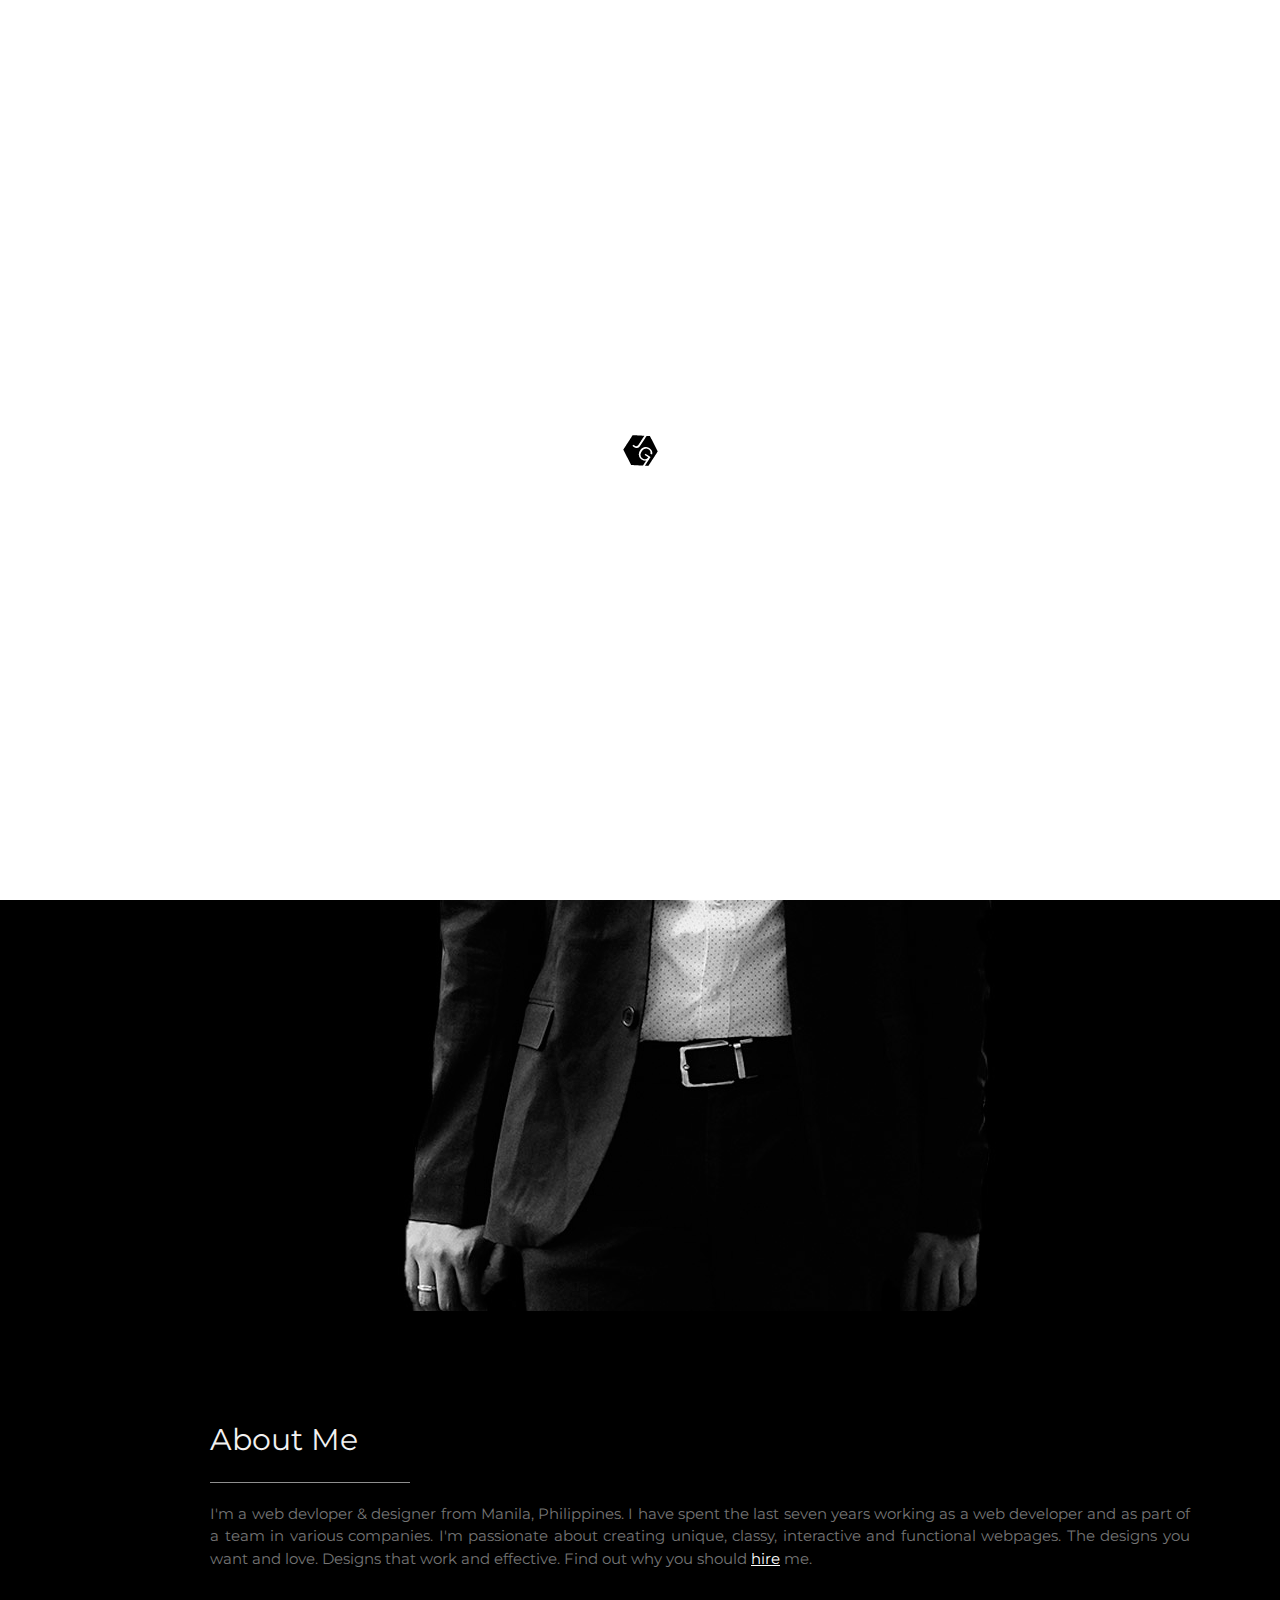
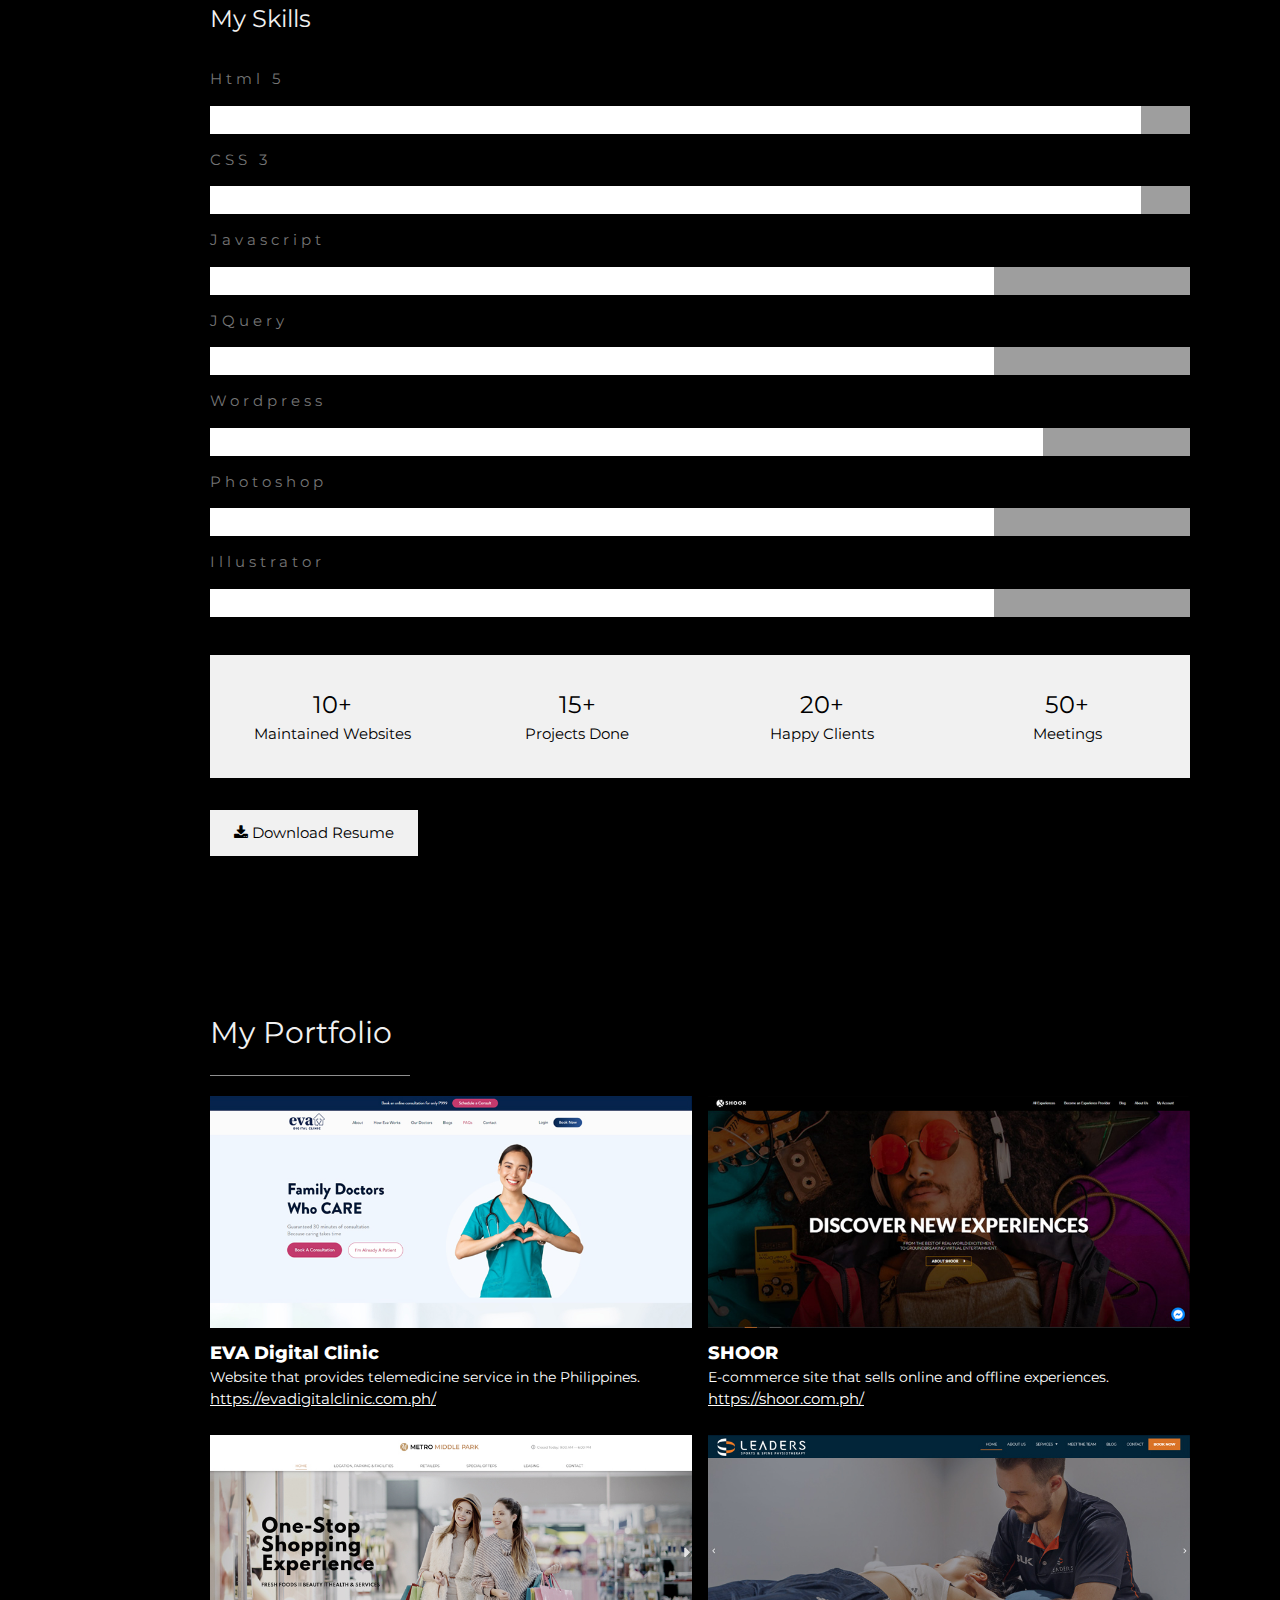
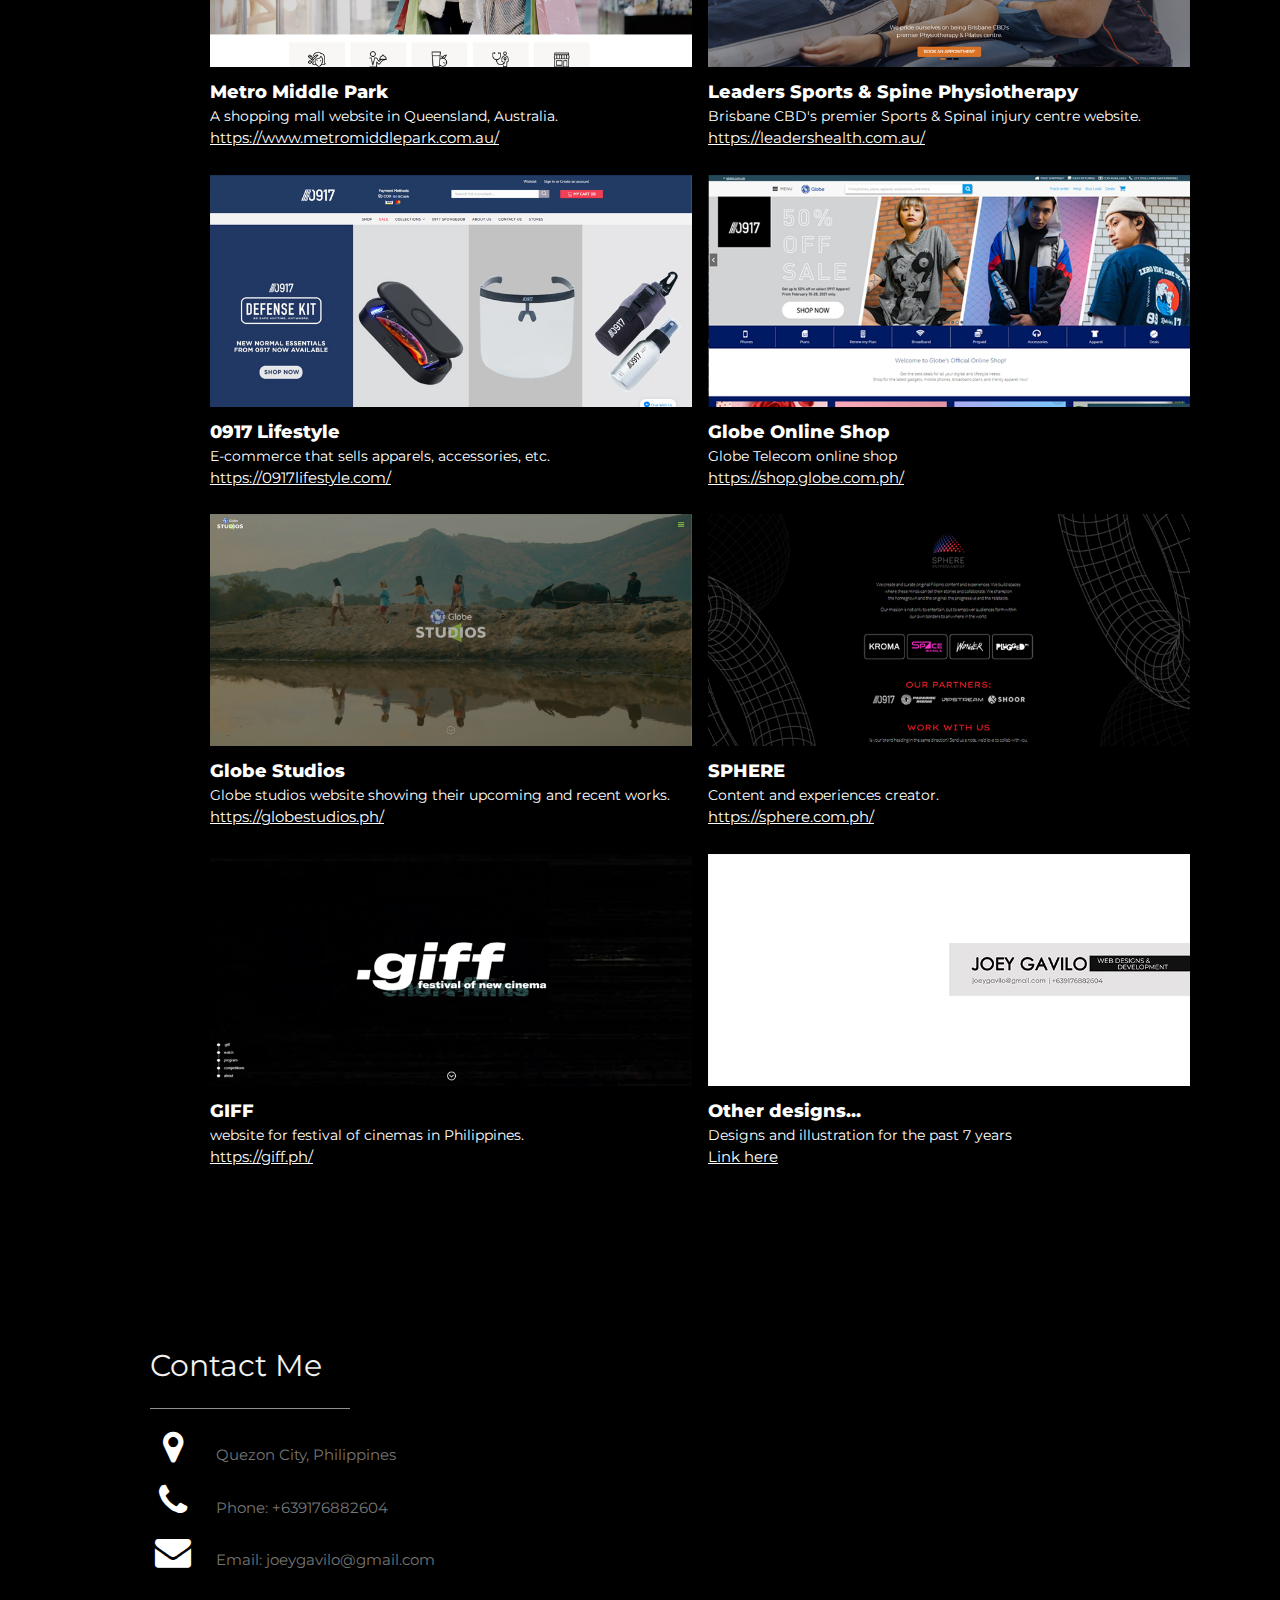
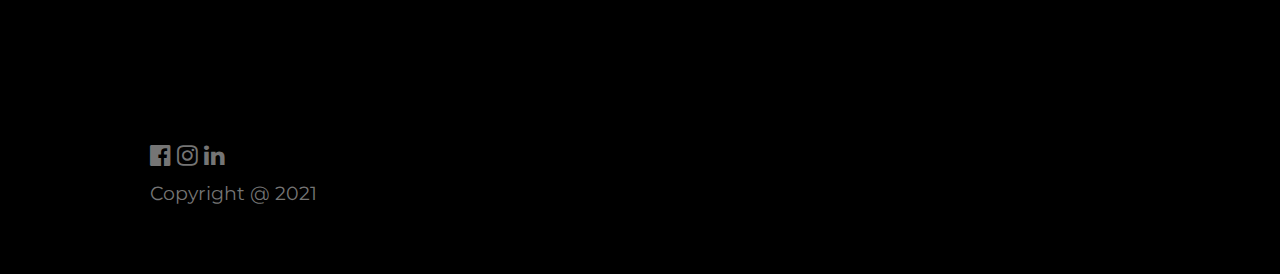
<file: index.html>
<!DOCTYPE html>
<html>
  <head>
    <link rel="icon" href="images/logo-black.gif">
    <title>Joey Website</title>
    <meta charset="UTF-8">
    <meta name="viewport" content="width=device-width, initial-scale=1">
    <link rel="stylesheet" href="https://www.w3schools.com/w3css/4/w3.css">
    <link rel="stylesheet" href="css/wee-style.css">
    <link rel="stylesheet" href="https://fonts.googleapis.com/css?family=Montserrat">
    <link rel="stylesheet" href="https://cdnjs.cloudflare.com/ajax/libs/font-awesome/4.7.0/css/font-awesome.min.css">
  </head>
<body class="w3-black">
  
<div id="w33-page">

<nav class="w3-sidebar w3-bar-block w3-small w3-hide-small w3-center">

  <img src="images/wee-small.jpg" style="width:100%">
  <a href="#" class="w3-bar-item w3-button w3-padding-large w3-black">
    <i class="fa fa-home w3-xxlarge"></i>
    <p>HOME</p>
  </a>
  <a href="#about" class="w3-bar-item w3-button w3-padding-large w3-hover-black">
    <i class="fa fa-user w3-xxlarge"></i>
    <p>ABOUT</p>
  </a>
  <a href="#portfolio" class="w3-bar-item w3-button w3-padding-large w3-hover-black">
    <i class="fa fa-file w3-xxlarge"></i>
    <p>PORTFOLIO</p>
  </a>
  <a href="#contact" class="w3-bar-item w3-button w3-padding-large w3-hover-black">
    <i class="fa fa-envelope w3-xxlarge"></i>
    <p>CONTACT</p>
  </a>
</nav>

<div class="w3-top w3-hide-large w3-hide-medium" id="myNavbar">
  <div class="w3-bar w3-black w3-opacity w3-hover-opacity-off w3-center w3-small">
    <a href="#" class="w3-bar-item w3-button" style="width:25% !important">HOME</a>
    <a href="#about" class="w3-bar-item w3-button" style="width:25% !important">ABOUT</a>
    <a href="#portfolio" class="w3-bar-item w3-button" style="width:25% !important">PORTFOLIO</a>
    <a href="#contact" class="w3-bar-item w3-button" style="width:25% !important">CONTACT</a>
  </div>
</div>


<div class="w3-padding-large" id="main">

  <header class="w3-container w3-padding-32 w3-center w3-black" id="home">
    <h2 class="w3-jumbo"><span class="w3-hide-small">I'm</span> Joey Gavilo.</h2>
    <p>Front-End Developer and Designer.</p>
    <img src="images/wee-pic.jpg" alt="boy" class="w3-image" width="992" height="1108">
  </header>


  <div class="w3-content w3-justify w3-text-grey w3-padding-64" id="about">
    <h2 class="w3-text-light-grey">About Me</h2>
    <hr style="width:200px" class="w3-opacity">
    <p>I'm a web devloper & designer from Manila, Philippines. I have spent the last seven years working as a web developer and as part of a team in various companies. 
      I'm passionate about creating unique, classy, interactive and functional webpages. The designs you want and love. Designs that work and effective. Find out why you should <a style="color:#fff;" href="#portfolio">hire</a> me.
    </p>
    <h3 class="w3-padding-16 w3-text-light-grey">My Skills</h3>
    <p class="w3-wide">Html 5</p>
    <div class="w3-grey">
      <div class="w3-white" style="height:28px;width:95%"></div>
    </div>
    <p class="w3-wide">CSS 3</p>
    <div class="w3-grey">
      <div class="w3-white" style="height:28px;width:95%"></div>
    </div>
    <p class="w3-wide">Javascript</p>
    <div class="w3-grey">
      <div class="w3-white" style="height:28px;width:80%"></div>
    </div>
    <p class="w3-wide">JQuery</p>
    <div class="w3-grey">
      <div class="w3-white" style="height:28px;width:80%"></div>
    </div>
    <p class="w3-wide">Wordpress</p>
    <div class="w3-grey">
      <div class="w3-white" style="height:28px;width:85%"></div>
    </div>
    <p class="w3-wide">Photoshop</p>
    <div class="w3-grey">
      <div class="w3-white" style="height:28px;width:80%"></div>
    </div>
    <p class="w3-wide">Illustrator</p>
    <div class="w3-grey">
      <div class="w3-white" style="height:28px;width:80%"></div>
    </div>
    <br>
    
    <div class="w3-row w3-center w3-padding-16 w3-section w3-light-grey">
      <div class="w3-quarter w3-section">
        <span class="w3-xlarge">10+</span><br>
       Maintained Websites
      </div>
      <div class="w3-quarter w3-section">
        <span class="w3-xlarge">15+</span><br>
        Projects Done
      </div>
      <div class="w3-quarter w3-section">
        <span class="w3-xlarge">20+</span><br>
        Happy Clients
      </div>
      <div class="w3-quarter w3-section">
        <span class="w3-xlarge">50+</span><br>
        Meetings
      </div>
    </div>

    <a target="_blank" href="https://drive.google.com/file/d/14Tf47PpvTigF15_Q1cSPlO2NBlo3gKJK/view?usp=sharing" class="w3-button w3-light-grey w3-padding-large w3-section">
      <i class="fa fa-download"></i> Download Resume
    </a>
    

  </div>
  

  <div class="w3-padding-64 w3-content" id="portfolio">
    <h2 class="w3-text-light-grey">My Portfolio</h2>
    <hr style="width:200px" class="w3-opacity">

 
    <div class="w3-row-padding" style="margin:0 -16px">
      <div class="w3-half">
        <div class="port-box">
          <a target="_blank" href="https://www.evadigitalclinic.com.ph/"><img src="images/port-latest2.jpg" style="width:100%"></a>
          <h3>EVA Digital Clinic</h3>
          <p class="port-dscrptn">Website that provides telemedicine service in the Philippines.</p>
          <a target="_blank" href="https://www.evadigitalclinic.com.ph/" class="port-link">https://evadigitalclinic.com.ph/</a>
        </div>
        <div class="port-box">
          <a target="_blank" href="https://www.metromiddlepark.com.au/"><img src="images/port-latest1.jpg" style="width:100%"></a>
          <h3>Metro Middle Park</h3>
          <p class="port-dscrptn">A shopping mall website in Queensland, Australia.</p>
          <a target="_blank" href="https://www.metromiddlepark.com.au/" class="port-link">https://www.metromiddlepark.com.au/</a>
        </div>
          <div class="port-box">
            <a target="_blank" href="https://0917lifestyle.com/"><img src="images/port2.jpg" style="width:100%"></a>
            <h3>0917 Lifestyle</h3>
            <p class="port-dscrptn">E-commerce that sells apparels, accessories, etc.</p>
            <a target="_blank" href="https://0917lifestyle.com/" class="port-link">https://0917lifestyle.com/</a>
          </div>
       
        <div class="port-box">
          <a target="_blank" href="https://globestudios.ph/"><img src="images/port3.jpg" style="width:100%"></a>
          <h3>Globe Studios</h3>
          <p class="port-dscrptn">Globe studios website showing their upcoming and recent works.</p>
          <a target="_blank" href="https://globestudios.ph/" class="port-link">https://globestudios.ph/</a>
        </div>
        <div class="port-box">
          <a target="_blank" href="https://giff.ph/"><img src="images/port5.jpg" style="width:100%"></a>
          <h3>GIFF</h3>
          <p class="port-dscrptn">website for festival of cinemas in Philippines.</p>
          <a target="_blank" href="https://giff.ph/" class="port-link">https://giff.ph/</a>
        </div>
       
      </div>

      <div class="w3-half">
        <div class="port-box">
          <a target="_blank" href="https://shoor.com.ph/"><img src="images/port1.jpg" style="width:100%"></a>
          <h3>SHOOR</h3>
          <p class="port-dscrptn">E-commerce site that sells online and offline experiences.</p>
          <a target="_blank" href="https://shoor.com.ph/" class="port-link">https://shoor.com.ph/</a>
        </div>
      
        <div class="port-box">
          <a target="_blank" href="https://leadershealth.com.au/"><img src="images/port4.jpg" style="width:100%"></a>
          <h3>Leaders Sports & Spine Physiotherapy </h3>
          <p class="port-dscrptn">Brisbane CBD's premier Sports & Spinal injury centre website.</p>
          <a target="_blank" href="https://leadershealth.com.au/" class="port-link">https://leadershealth.com.au/</a>
        </div>
        <div class="port-box">
          <a target="_blank" href="https://shop.globe.com.ph/"><img src="images/port7.jpg" style="width:100%"></a>
          <h3>Globe Online Shop</h3>
          <p class="port-dscrptn">Globe Telecom online shop</p>
          <a target="_blank" href="https://shop.globe.com.ph/" class="port-link">https://shop.globe.com.ph/</a>
        </div>
        <div class="port-box">
          <a target="_blank" href="https://sphere.com.ph/"><img src="images/port6.jpg" style="width:100%"></a>
          <h3>SPHERE</h3>
          <p class="port-dscrptn">Content and experiences creator.</p>
          <a target="_blank" href="https://sphere.com.ph/" class="port-link">https://sphere.com.ph/</a>
        </div>
        <div class="port-box">
          <a target="_blank" href="https://drive.google.com/file/d/14Tf47PpvTigF15_Q1cSPlO2NBlo3gKJK/view?usp=sharing"><img src="images/port8.jpg" style="width:100%"></a>
          <h3>Other designs...</h3>
          <p class="port-dscrptn">Designs and illustration for the past 7 years</p>
          <a target="_blank" href="https://drive.google.com/file/d/14Tf47PpvTigF15_Q1cSPlO2NBlo3gKJK/view?usp=sharing" class="port-link">Link here</a>
        </div>
      </div>
      </div>

    </div>

  </div>


  <div class="w3-padding-64 w3-content w3-text-grey" id="contact">
    <h2 class="w3-text-light-grey">Contact Me</h2>
    <hr style="width:200px" class="w3-opacity">

    <div class="w3-section">
      <p><i class="fa fa-map-marker fa-fw w3-text-white w3-xxlarge w3-margin-right"></i> Quezon City, Philippines</p>
      <p><i class="fa fa-phone fa-fw w3-text-white w3-xxlarge w3-margin-right"></i> Phone: +639176882604</p>
      <p><i class="fa fa-envelope fa-fw w3-text-white w3-xxlarge w3-margin-right"> </i> Email: joeygavilo@gmail.com</p>
    </div><br>
    <!--p>Let's get in touch. Send me a message:</p>

    <form action="/action_page.php" target="_blank">
      <p><input class="w3-input w3-padding-16" type="text" placeholder="Name" required name="Name"></p>
      <p><input class="w3-input w3-padding-16" type="text" placeholder="Email" required name="Email"></p>
      <p><input class="w3-input w3-padding-16" type="text" placeholder="Subject" required name="Subject"></p>
      <p><input class="w3-input w3-padding-16" type="text" placeholder="Message" required name="Message"></p>
      <p>
        <button class="w3-button w3-light-grey w3-padding-large" type="submit">
          <i class="fa fa-paper-plane"></i> SEND MESSAGE
        </button>
      </p>
    </form-->

  </div>
  

  <footer class="w3-content w3-padding-64 w3-text-grey w3-xlarge">
    <a href="https://www.facebook.com/joey.gavilo/"><i class="fa fa-facebook-official w3-hover-opacity"></i></a>
    <a href="https://www.instagram.com/weehaa09/"><i class="fa fa-instagram w3-hover-opacity"></i></a>
    <a href="https://www.linkedin.com/in/jgavilo/"><i class="fa fa-linkedin w3-hover-opacity"></i></a>
    <br>
    <small>Copyright @ 2021</small>

  </footer>


</div>
</div>
<div id="loading"></div>
</body>
<script src="js/wee-js.js"></script>
</html>
</file>
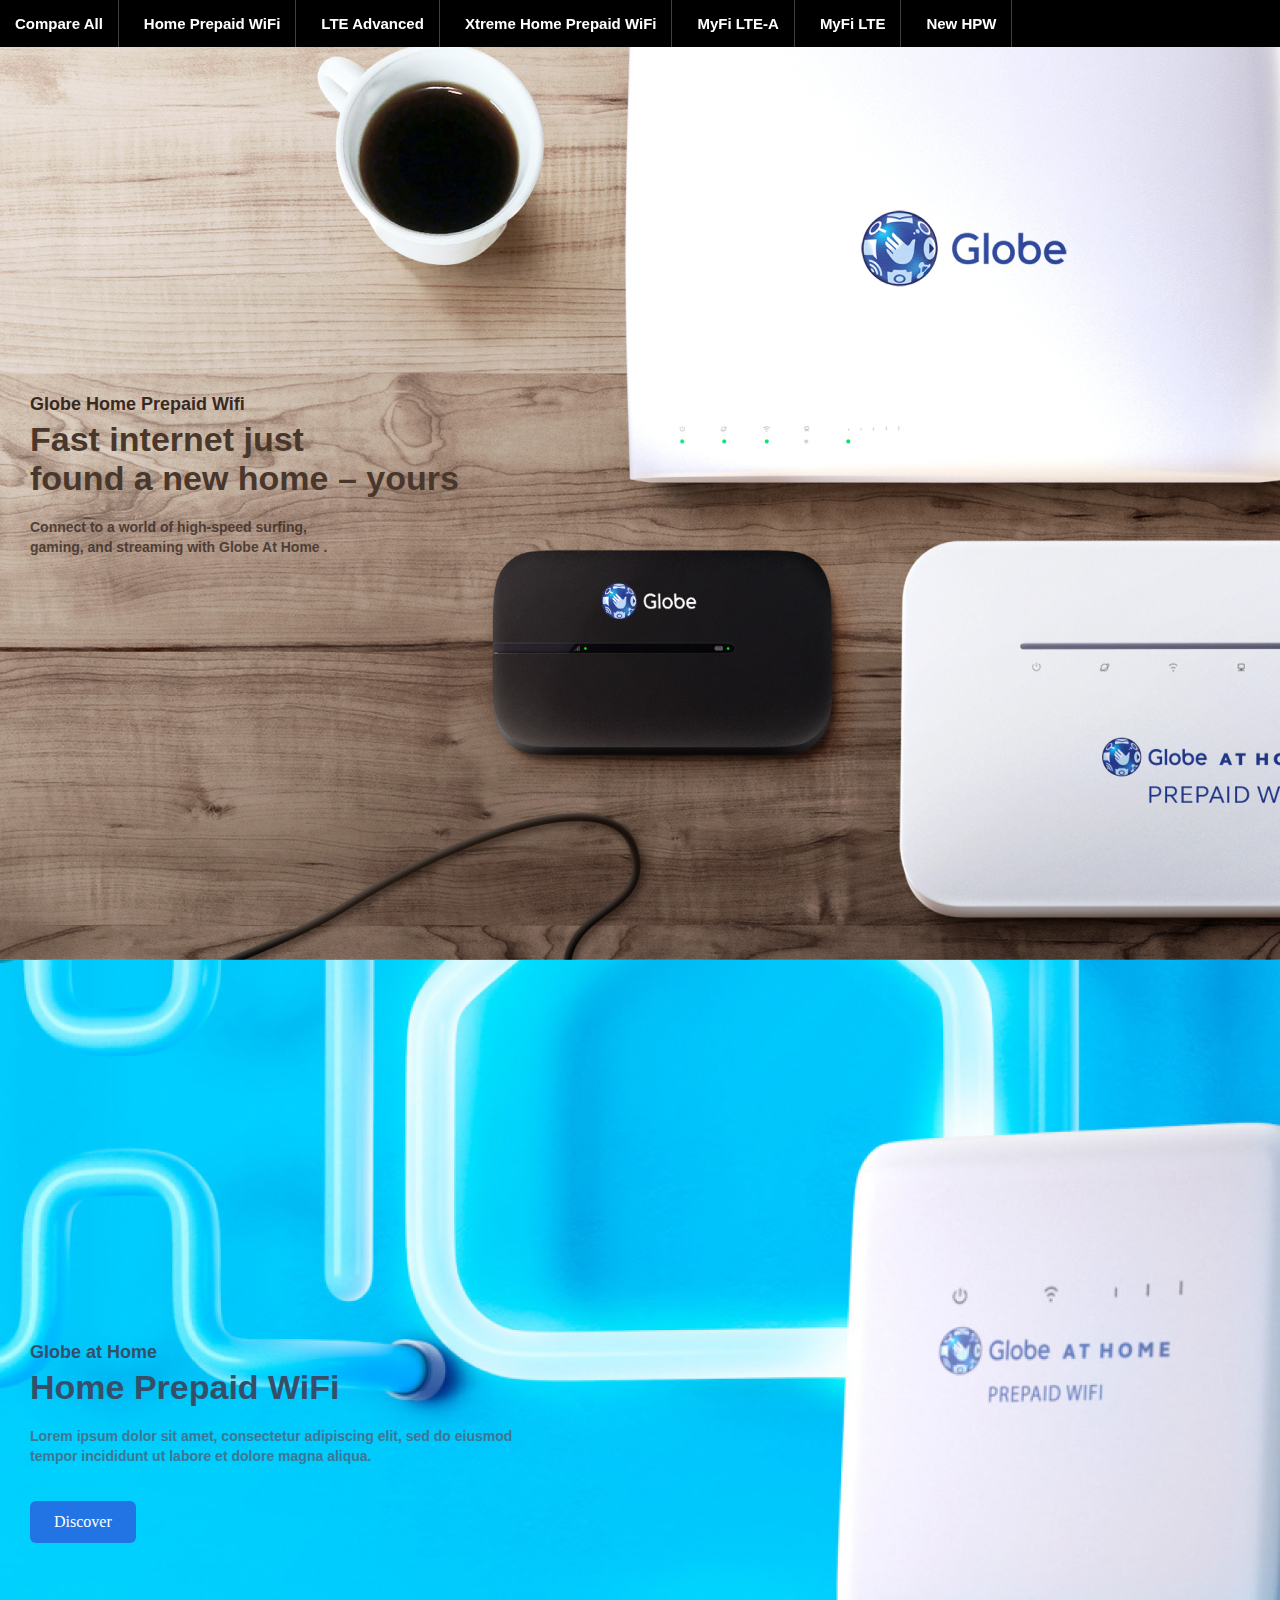
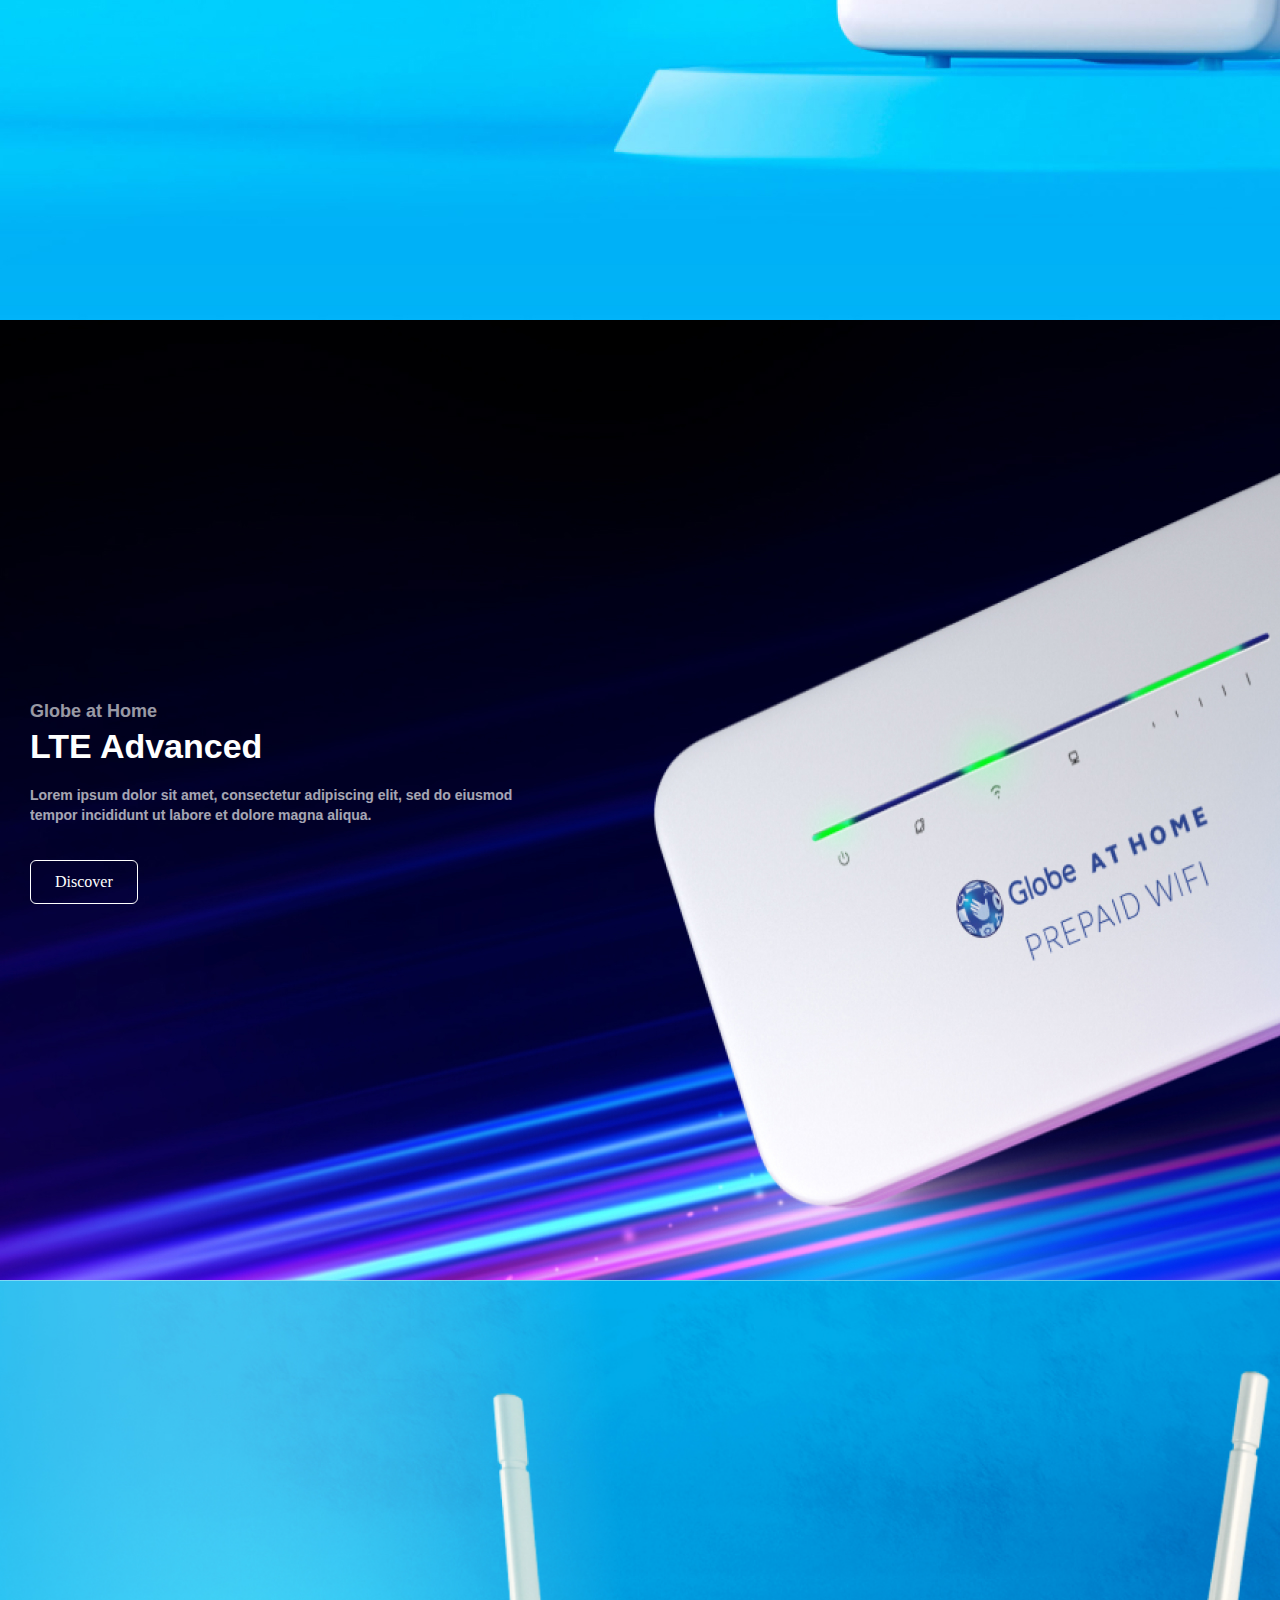
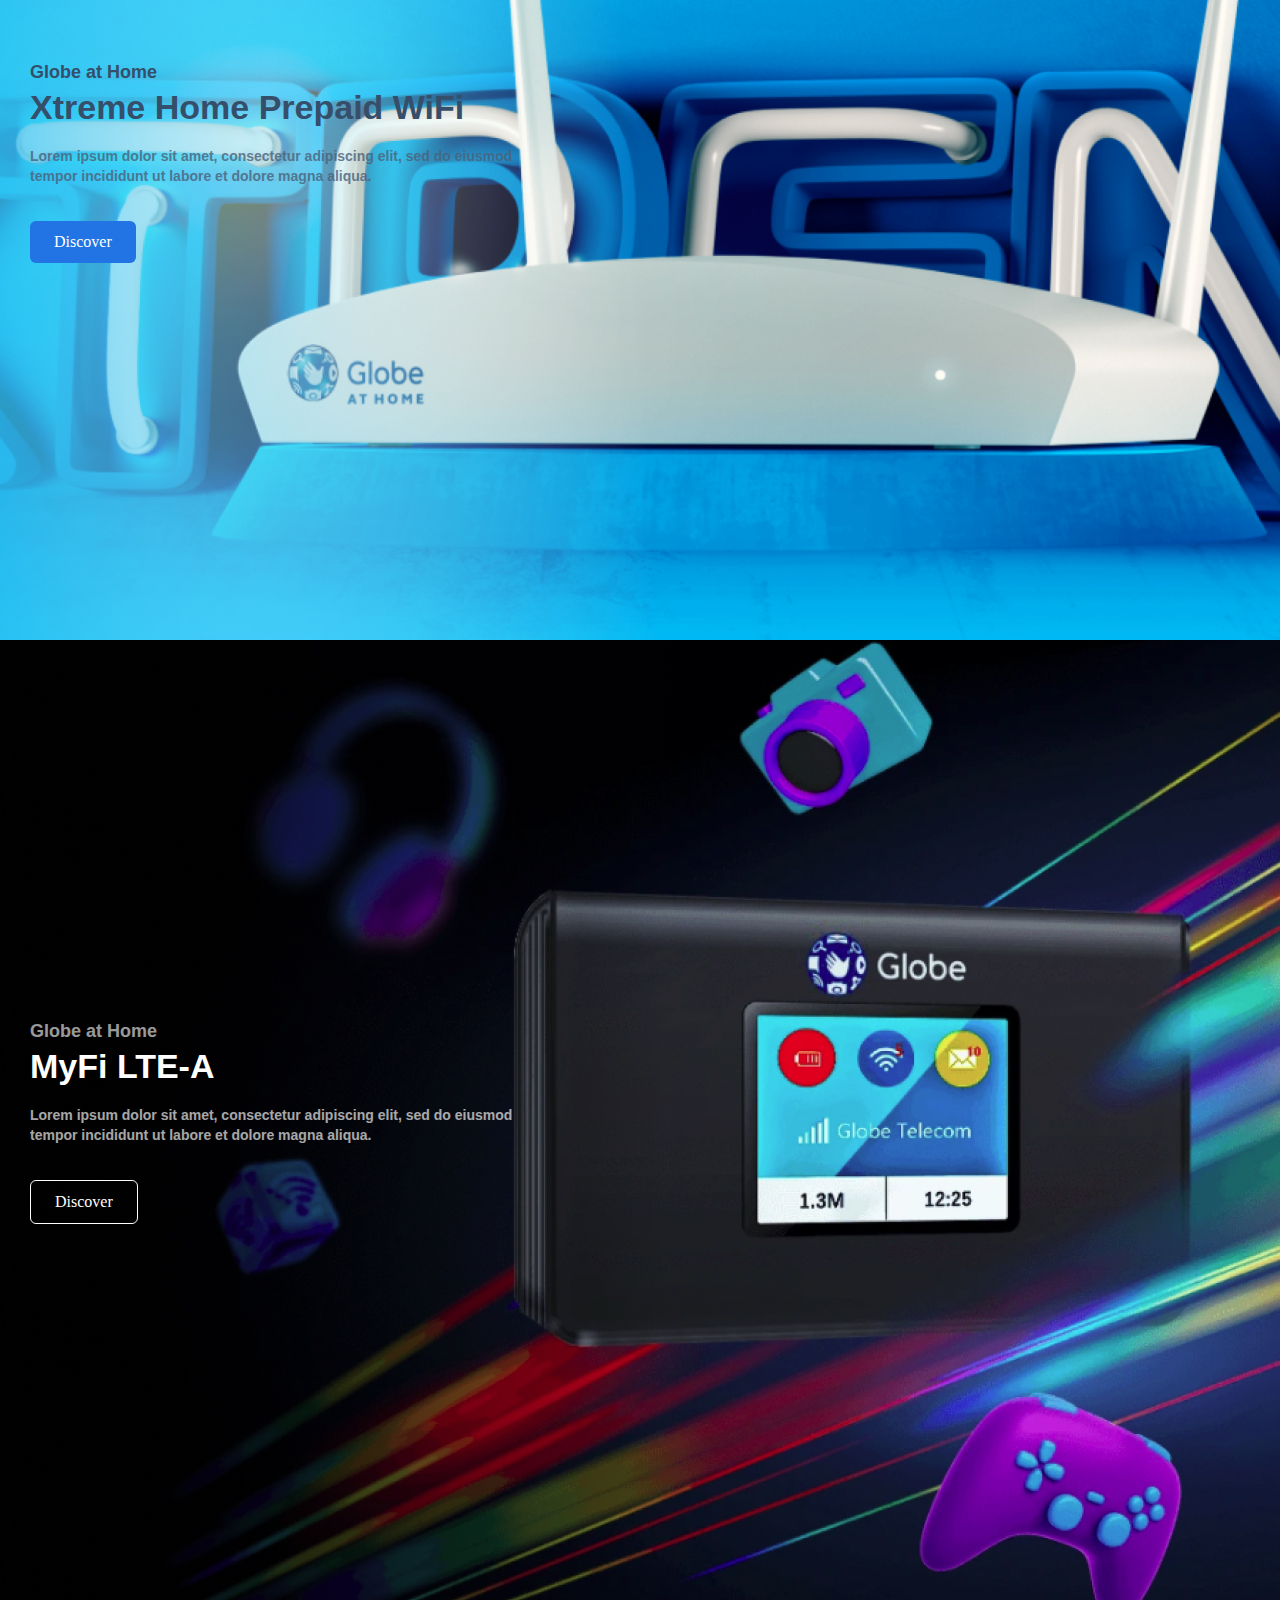
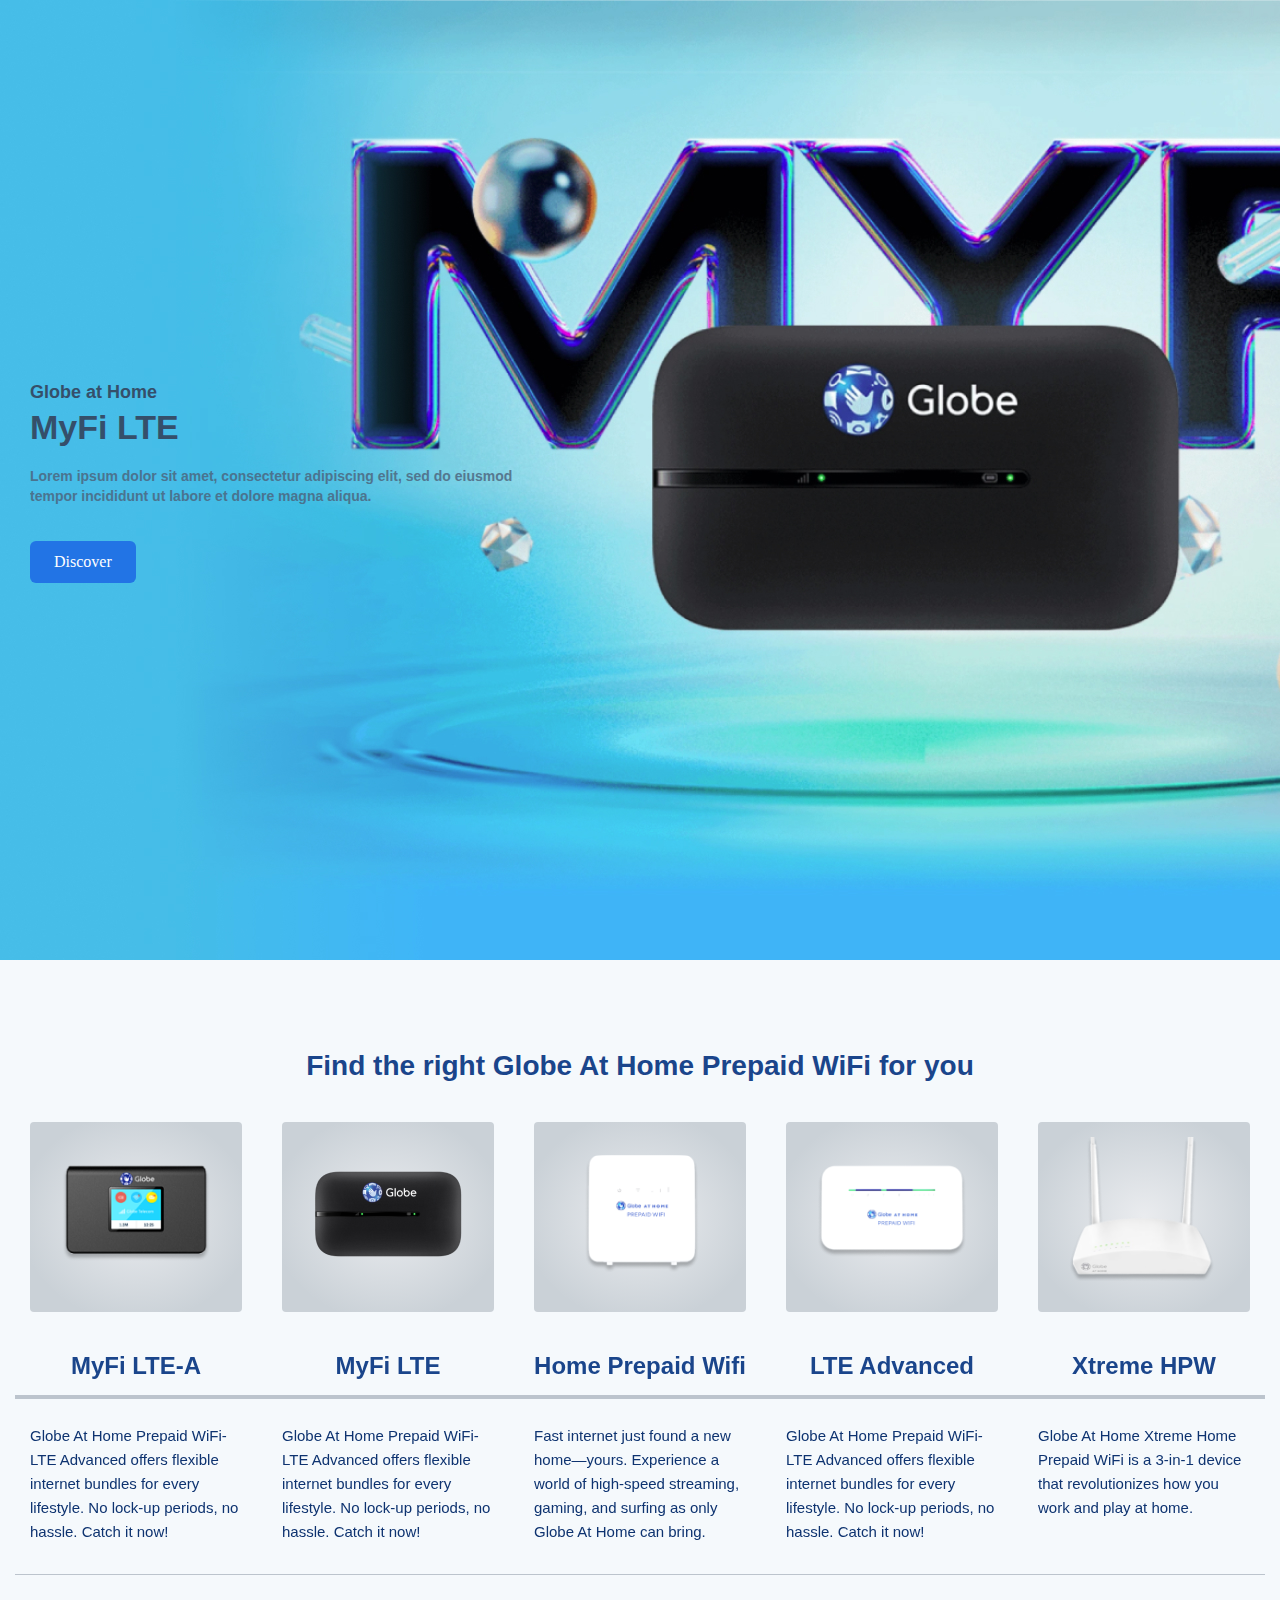
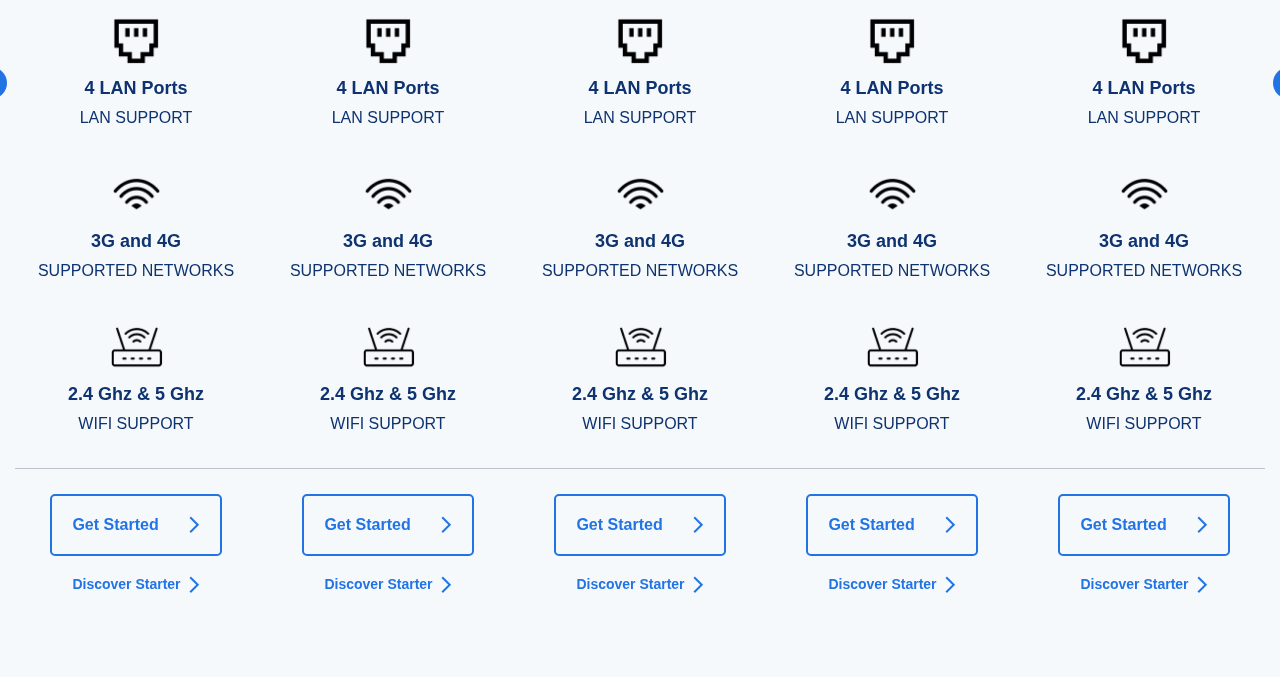
<file: globe/index.html>
<!DOCTYPE html>
<html lang="en">
  <head>
    <meta charset="UTF-8" />
    <meta http-equiv="X-UA-Compatible" content="IE=edge" />
    <meta name="viewport" content="width=device-width, initial-scale=1.0" />
    <title>Prepaid Wifi Category Landing Page</title>


    <link rel="stylesheet" href="css/prepaid_wifi_category_landing_page.css" />
    <link rel="stylesheet" href="css/owl_carousel/owl.carousel.min.css">


    <script src="js/jquery.min.js"></script>
    <script src="js/owl.carousel.js"></script>
    
  </head>
  <body>
    <main class="prpd-wf-ctgry">
      <section class="pwc-anchr-box">
          <div class="pwc-anchr-list owl-carousel owl-menu">
            <div class="item">
              <a href="#pwc-compare-all">Compare All</a>
            </div>
            <div class="item">
              <a href="#pwc-hpw">Home Prepaid WiFi</a>
            </div>
            <div class="item">
              <a href="#pwc-lte-a">LTE Advanced</a>
            </div>
            <div class="item">
              <a href="#pwc-xhpw">Xtreme Home Prepaid WiFi</a>
            </div>
            <div class="item">
              <a href="#pwc-myfi-lte-a">MyFi LTE-A</a>
            </div>
            <div class="item">
              <a href="#pwc-myfi-lte">MyFi LTE</a>
            </div>
            <div class="item">
              <a href="#">New HPW</a>
            </div>
          </div>
      </section>
      <section class="pwc-fld pwc-fld-1 pwc-gahpw">
        <div class="pwc-f-cntnr">
          <div class="pwc-col-12 pwc-cntr-cnt">
            <div class="pwc-prdct-cntnt pwc-prdct-cntnt-dark">
              <h4 class="pwc-sb_ttl">
                Globe Home Prepaid Wifi
              </h4>
              <h2 class="pwc-prdct_ttl">
                Fast internet just <br class="pwc-gap">found a new home – yours
              </h2>
              <p class="pwc-dsc">
                Connect to a world of high-speed surfing, <br class="pwc-gap">gaming, and streaming with Globe At Home .
              </p>
            </div>
          </div>
        </div>
      </section>

      <section class="pwc-fld pwc-fld-2 pwc-hpwbg" id="pwc-hpw">
        <div class="pwc-f-cntnr">
          <div class="pwc-col-12 pwc-cntr-cnt">
            <div class="pwc-prdct-cntnt pwc-prdct-cntnt-dark">
              <h4 class="pwc-sb_ttl">
                Globe at Home 
              </h4>
              <h2 class="pwc-prdct_ttl">
                Home Prepaid WiFi
              </h2>
              <p class="pwc-dsc">
                Lorem ipsum dolor sit amet, consectetur adipiscing elit, sed do eiusmod <br class="pwc-gap"> tempor incididunt ut labore et dolore magna
                aliqua. 
              </p>
              <a class="pwc-cta" href="#">Discover</a>

            </div>
          </div>
        </div>
      </section>

      <section class="pwc-fld pwc-fld-3 pwc-ltea" id="pwc-lte-a">
        <div class="pwc-f-cntnr">
          <div class="pwc-col-12 pwc-cntr-cnt">
            <div class="pwc-prdct-cntnt pwc-prdct-cntnt-light">
              <h4 class="pwc-sb_ttl">
                Globe at Home
              </h4>
              <h2 class="pwc-prdct_ttl">
                LTE Advanced
              </h2>
              <p class="pwc-dsc">
                Lorem ipsum dolor sit amet, consectetur adipiscing elit, sed do eiusmod <br class="pwc-gap"> tempor incididunt
                ut labore et dolore magna
                aliqua.
              </p>
              <a class="pwc-cta" href="#">Discover</a>
      
            </div>
          </div>
        </div>
      </section>

      <section class="pwc-fld pwc-fld-4 pwc-xhpw" id="pwc-xhpw">
            <div class="pwc-f-cntnr">
              <div class="pwc-col-12 pwc-cntr-cnt">
                <div class="pwc-prdct-cntnt pwc-prdct-cntnt-dark">
                  <h4 class="pwc-sb_ttl">
                    Globe at Home
                  </h4>
                  <h2 class="pwc-prdct_ttl">
                    Xtreme Home Prepaid WiFi
                  </h2>
                  <p class="pwc-dsc">
                    Lorem ipsum dolor sit amet, consectetur adipiscing elit, sed do eiusmod <br class="pwc-gap"> tempor incididunt
                    ut labore et dolore magna
                    aliqua.
                  </p>
                  <a class="pwc-cta" href="#">Discover</a>
          
                </div>
              </div>
            </div>
      </section>

      <section class="pwc-fld pwc-fld-5 pwc-mla" id="pwc-myfi-lte-a">
          <div class="pwc-f-cntnr">
            <div class="pwc-col-12 pwc-cntr-cnt">
              <div class="pwc-prdct-cntnt pwc-prdct-cntnt-light">
                <h4 class="pwc-sb_ttl">
                  Globe at Home
                </h4>
                <h2 class="pwc-prdct_ttl">
                 MyFi LTE-A
                </h2>
                <p class="pwc-dsc">
                  Lorem ipsum dolor sit amet, consectetur adipiscing elit, sed do eiusmod <br class="pwc-gap"> tempor incididunt
                  ut labore et dolore magna
                  aliqua.
                </p>
                <a class="pwc-cta" href="#">Discover</a>
        
              </div>
            </div>
          </div>
      </section>

      <section class="pwc-fld pwc-fld-6 pwc-myfi" id="pwc-myfi-lte">
        <div class="pwc-f-cntnr">
          <div class="pwc-col-12 pwc-cntr-cnt">
            <div class="pwc-prdct-cntnt pwc-prdct-cntnt-dark">
              <h4 class="pwc-sb_ttl">
                Globe at Home
              </h4>
              <h2 class="pwc-prdct_ttl">
                MyFi LTE
              </h2>
              <p class="pwc-dsc">
                Lorem ipsum dolor sit amet, consectetur adipiscing elit, sed do eiusmod <br class="pwc-gap"> tempor incididunt
                ut labore et dolore magna
                aliqua.
              </p>
              <a class="pwc-cta" href="#">Discover</a>
      
            </div>
          </div>
        </div>
      </section>

      <section class="pwc-fld-7 pwc-cmpr" id="pwc-compare-all">
        <div class="pwc-f-cntnr">
          <div class="pwc-col-12 pwc-prdct-cmpr">
            <div class="pwc-prdct-cntnt">
              <h4 class="pwc-sb_ttl">
               Find the right Globe At Home Prepaid WiFi for you
              </h4>
                    <div class="owl-carousel pwc-dvcs">

                      <div class="item pwc-wrp-item">
                        <div class="pwc-dvc-hldr">
                          <img src="img/HPW1.png" alt="">
                        </div>
                        <div class="pwc-dvc-dtls">
                          <h3 class="pwc_dvc-name">
                            Home Prepaid Wifi
                          </h3>
                          <div class="pwc_dvc-dscrptn">
                            Fast internet just found a new home—yours. Experience a world of high-speed streaming, gaming, and surfing as only
                            Globe
                            At Home can bring.
                          </div>
                          <div class="pwc_spcs-bx">
                            <div class="pwc_spcs_lst">
                              <img src="img/lan_icon.png" alt="">
                              <h4>4 LAN Ports</h4>
                              <span>Lan Support</span>
                            </div>
                            <div class="pwc_spcs_lst">
                              <img src="img/wifi_icon.png" alt="">
                              <h4>3G and 4G</h4>
                              <span>Supported Networks</span>
                            </div>
                            <div class="pwc_spcs_lst">
                              <img src="img/router_icon.png" alt="">
                              <h4>2.4 Ghz & 5 Ghz</h4>
                              <span>Wifi Support</span>
                            </div>
                          </div>
                          <div class="pwc-cmpr-ctas">
                            <a class="pwc-gs-cta" href="#">Get Started</a>
                            <a class="pwc-ds-cta" href="#">Discover Starter</a>
                          </div>
                        </div>
                      </div>

                      <div class="item pwc-wrp-item">
                        <div class="pwc-dvc-hldr">
                          <img src="img/lte-advanced.png" alt="">
                        </div>
                        <div class="pwc-dvc-dtls">
                          <h3 class="pwc_dvc-name">
                            LTE Advanced
                          </h3>
                          <div class="pwc_dvc-dscrptn">
                            Globe At Home Prepaid WiFi-LTE Advanced offers flexible internet bundles for every lifestyle. No lock-up periods, no
                            hassle. Catch it now!
                          </div>
                          <div class="pwc_spcs-bx">
                            <div class="pwc_spcs_lst">
                              <img src="img/lan_icon.png" alt="">
                              <h4>4 LAN Ports</h4>
                              <span>Lan Support</span>
                            </div>
                            <div class="pwc_spcs_lst">
                              <img src="img/wifi_icon.png" alt="">
                              <h4>3G and 4G</h4>
                              <span>Supported Networks</span>
                            </div>
                            <div class="pwc_spcs_lst">
                              <img src="img/router_icon.png" alt="">
                              <h4>2.4 Ghz & 5 Ghz</h4>
                              <span>Wifi Support</span>
                            </div>
                          </div>
                          <div class="pwc-cmpr-ctas">
                            <a class="pwc-gs-cta" href="#">Get Started</a>
                            <a class="pwc-ds-cta" href="#">Discover Starter</a>
                          </div>
                        </div>
                      </div>

                      <div class="item pwc-wrp-item">
                        <div class="pwc-dvc-hldr">
                          <img src="img/xhpw.png" alt="">
                        </div>
                        <div class="pwc-dvc-dtls">
                          <h3 class="pwc_dvc-name">
                            Xtreme HPW
                          </h3>
                          <div class="pwc_dvc-dscrptn">
                          Globe At Home Xtreme Home Prepaid WiFi is a 3-in-1 device that revolutionizes how you work and play at home.
                          </div>
                          <div class="pwc_spcs-bx">
                            <div class="pwc_spcs_lst">
                              <img src="img/lan_icon.png" alt="">
                              <h4>4 LAN Ports</h4>
                              <span>Lan Support</span>
                            </div>
                            <div class="pwc_spcs_lst">
                              <img src="img/wifi_icon.png" alt="">
                              <h4>3G and 4G</h4>
                              <span>Supported Networks</span>
                            </div>
                            <div class="pwc_spcs_lst">
                              <img src="img/router_icon.png" alt="">
                              <h4>2.4 Ghz & 5 Ghz</h4>
                              <span>Wifi Support</span>
                            </div>
                          </div>
                          <div class="pwc-cmpr-ctas">
                            <a class="pwc-gs-cta" href="#">Get Started</a>
                            <a class="pwc-ds-cta" href="#">Discover Starter</a>
                          </div>
                        </div>
                      </div>

                      <div class="item pwc-wrp-item">
                        <div class="pwc-dvc-hldr">
                          <img src="img/MyfiLte-a.png" alt="">
                        </div>
                        <div class="pwc-dvc-dtls">
                          <h3 class="pwc_dvc-name">
                            MyFi LTE-A
                          </h3>
                          <div class="pwc_dvc-dscrptn">
                          Globe At Home Prepaid WiFi-LTE Advanced offers flexible internet bundles for every lifestyle. No lock-up periods, no
                          hassle. Catch it now!
                          </div>
                          <div class="pwc_spcs-bx">
                            <div class="pwc_spcs_lst">
                              <img src="img/lan_icon.png" alt="">
                              <h4>4 LAN Ports</h4>
                              <span>Lan Support</span>
                            </div>
                            <div class="pwc_spcs_lst">
                              <img src="img/wifi_icon.png" alt="">
                              <h4>3G and 4G</h4>
                              <span>Supported Networks</span>
                            </div>
                            <div class="pwc_spcs_lst">
                              <img src="img/router_icon.png" alt="">
                              <h4>2.4 Ghz & 5 Ghz</h4>
                              <span>Wifi Support</span>
                            </div>
                          </div>
                          <div class="pwc-cmpr-ctas">
                            <a class="pwc-gs-cta" href="#">Get Started</a>
                            <a class="pwc-ds-cta" href="#">Discover Starter</a>
                          </div>
                        </div>
                      </div>

                      <div class="item pwc-wrp-item">
                        <div class="pwc-dvc-hldr">
                          <img src="img/MyFi-LTE.png" alt="">
                        </div>
                        <div class="pwc-dvc-dtls">
                          <h3 class="pwc_dvc-name">
                            MyFi LTE
                          </h3>
                          <div class="pwc_dvc-dscrptn">
                            Globe At Home Prepaid WiFi-LTE Advanced offers flexible internet bundles for every lifestyle. No lock-up periods, no
                            hassle. Catch it now!
                          </div>
                          <div class="pwc_spcs-bx">
                            <div class="pwc_spcs_lst">
                              <img src="img/lan_icon.png" alt="">
                              <h4>4 LAN Ports</h4>
                              <span>Lan Support</span>
                            </div>
                            <div class="pwc_spcs_lst">
                              <img src="img/wifi_icon.png" alt="">
                              <h4>3G and 4G</h4>
                              <span>Supported Networks</span>
                            </div>
                            <div class="pwc_spcs_lst">
                              <img src="img/router_icon.png" alt="">
                              <h4>2.4 Ghz & 5 Ghz</h4>
                              <span>Wifi Support</span>
                            </div>
                          </div>
                          <div class="pwc-cmpr-ctas">
                              <a class="pwc-gs-cta" href="#">Get Started</a>
                              <a class="pwc-ds-cta" href="#">Discover Starter</a>
                          </div>
                        </div>
                      </div>
                    
                     
                    </div>
            </div>
          </div>
        </div>
      </section>
      <script>
        $('.pwc-dvcs').owlCarousel({
          center: true,
            loop: true,
            margin: 10,
            nav: true,
            responsive: {
              0: {
                items: 1,
                margin: 5,
                autoWidth: true,
                loop:false
              },
              768: {
                items: 3
              },
              1000: {
                items: 5
              }
            }
          });

        $('.owl-menu').owlCarousel({
            loop: true,
            margin: 10,
            autoWidth: true,
            responsiveClass: true,
            responsive: {
              0: {
                items: 1.5,
                nav: false
              },
              600: {
                items: 2.5,
                nav: false
              },
              1000: {
                items: 6,
                nav: true,
                loop: false
              }
            }
          })

      </script>
    </main>
    
  </body>
</html>
</file>
<file: css/wee-style.css>
body, h1,h2,h3,h4,h5,h6 {font-family: "Montserrat", sans-serif}
    .w3-row-padding img {margin-bottom: 12px}
 
    .w3-sidebar {width: 120px;background: #222;}

    #main {margin-left: 120px}
    @media only screen and (max-width: 600px) {#main {margin-left: 0}}
    
    /*wee custom*/
    .port-box{
      margin-bottom: 25px;
    }
    .port-box h3{
      font-size: 18px;
      font-weight: 800;
      margin: 0;
    }
    .port-box .port-dscrptn{
      font-size: 14px;
      margin: 0;
    }
    .port-box .port-link{
      margin: 0 0 15px 0;
      display: block;
    }
    .w33-page{
        display: none;
    }
    #loading {
        display: block;
        position: absolute;
        top: 0;
        left: 0;
        z-index: 100;
        width: 100vw;
        height: 100vh;
        background-color:#fff;
        background-image: url("../images/logo-black.gif");
        background-repeat: no-repeat;
        background-position: center;
    }
</file>
<file: globe/css/prepaid_wifi_category_landing_page.css>
body {
  padding: 0;
  margin: 0;
}

.pwc-f-cntnr {
  width: 1250px;
  margin: auto;
}

.pwc-col-4 {
  width: 33.33%;
}

.pwc-col-6 {
  width: 50%;
}

.pwc-col-12 {
  width: 100%;
}

.pwc-cntr-cnt {
  display: -webkit-box;
  display: -ms-flexbox;
  display: flex;
  -webkit-box-align: center;
      -ms-flex-align: center;
          align-items: center;
  height: 100vh;
}

.prpd-wf-ctgry .pwc-anchr-box {
  top: 0;
  background: #000;
  position: fixed;
  width: 100%;
  z-index: 999;
}

.prpd-wf-ctgry .pwc-anchr-box .pwc-anchr-list .item {
  text-align: center;
  border-right: 1px solid rgba(255, 255, 255, 0.25);
}

.prpd-wf-ctgry .pwc-anchr-box .pwc-anchr-list a {
  color: #fff;
  display: block;
  font-size: 15px;
  font-weight: 700;
  padding: 15px;
  font-family: "Neue Plak Bold", Arial, Helvetica, sans-serif;
  text-decoration: none;
}

.prpd-wf-ctgry .pwc-anchr-box .pwc-anchr-list .owl-nav {
  background: transparent;
  position: absolute;
  top: -1px;
  width: 100%;
  height: 0;
}

.prpd-wf-ctgry .pwc-anchr-box .pwc-anchr-list .owl-nav .owl-prev.disabled,
.prpd-wf-ctgry .pwc-anchr-box .pwc-anchr-list .owl-nav .owl-next.disabled {
  display: none;
}

.prpd-wf-ctgry .pwc-anchr-box .pwc-anchr-list .owl-nav .owl-next {
  float: right;
  position: relative;
  top: 10px;
  right: 20px;
}

.prpd-wf-ctgry .pwc-anchr-box .pwc-anchr-list .owl-nav .owl-prev {
  float: left;
  position: relative;
  top: 10px;
  left: 20px;
}

.prpd-wf-ctgry .pwc-anchr-box .pwc-anchr-list .owl-nav button {
  width: 32px;
  height: 32px;
  background: #f5f9fc;
  border-radius: 50%;
}

.prpd-wf-ctgry .pwc-anchr-box .pwc-anchr-list .owl-nav button span {
  top: -2px;
  position: relative;
  color: #2274e5 !important;
  font-size: 26px;
}

.prpd-wf-ctgry .pwc-anchr-box .pwc-anchr-list .owl-dots {
  display: none;
}

.prpd-wf-ctgry .pwc-fld {
  padding: 30px;
}

.prpd-wf-ctgry .pwc-gahpw {
  background: url(../img/pwc-gahpw.jpg);
  background-size: cover;
  background-repeat: no-repeat;
  background-position: center center;
}

.prpd-wf-ctgry .pwc-gahpw .pwc-sb_ttl {
  color: #39291f;
}

.prpd-wf-ctgry .pwc-gahpw .pwc-prdct_ttl {
  color: #49372c;
}

.prpd-wf-ctgry .pwc-gahpw .pwc-dsc {
  color: #39291f;
}

.prpd-wf-ctgry .pwc-hpwbg {
  background: url(../img/hpw-bg.jpg);
  background-size: cover;
  background-repeat: no-repeat;
}

.prpd-wf-ctgry .pwc-hpwbg .pwc-sb_ttl {
  color: #354f6a;
}

.prpd-wf-ctgry .pwc-hpwbg .pwc-prdct_ttl {
  color: #354f6a;
}

.prpd-wf-ctgry .pwc-hpwbg .pwc-dsc {
  color: #4c627a;
}

.prpd-wf-ctgry .pwc-hpwbg .pwc-cta {
  background: #2274e5;
  color: #fff;
}

.prpd-wf-ctgry .pwc-ltea {
  background: url(../img/ltea-bg.jpg);
  background-size: cover;
  background-repeat: no-repeat;
  background-position: center center;
}

.prpd-wf-ctgry .pwc-ltea .pwc-sb_ttl {
  color: #fff;
  opacity: 0.6;
}

.prpd-wf-ctgry .pwc-ltea .pwc-prdct_ttl {
  color: #fff;
}

.prpd-wf-ctgry .pwc-ltea .pwc-dsc {
  color: #fff;
  opacity: 0.65;
}

.prpd-wf-ctgry .pwc-ltea .pwc-cta {
  background: transparent;
  color: #fff;
  border: 1px solid #fff;
}

.prpd-wf-ctgry .pwc-xhpw {
  background: url(../img/xhpw.jpg);
  background-size: cover;
  background-repeat: no-repeat;
  background-position: center center;
}

.prpd-wf-ctgry .pwc-xhpw .pwc-sb_ttl {
  color: #354f6a;
}

.prpd-wf-ctgry .pwc-xhpw .pwc-prdct_ttl {
  color: #354f6a;
}

.prpd-wf-ctgry .pwc-xhpw .pwc-dsc {
  color: #4c627a;
}

.prpd-wf-ctgry .pwc-xhpw .pwc-cta {
  background: #2274e5;
  color: #fff;
}

.prpd-wf-ctgry .pwc-mla {
  background: url(../img/mla-bg.jpg);
  background-size: cover;
  background-repeat: no-repeat;
  background-position: center center;
}

.prpd-wf-ctgry .pwc-mla .pwc-sb_ttl {
  color: #fff;
  opacity: 0.6;
}

.prpd-wf-ctgry .pwc-mla .pwc-prdct_ttl {
  color: #fff;
}

.prpd-wf-ctgry .pwc-mla .pwc-dsc {
  color: #fff;
  opacity: 0.65;
}

.prpd-wf-ctgry .pwc-mla .pwc-cta {
  background: transparent;
  color: #fff;
  border: 1px solid #fff;
}

.prpd-wf-ctgry .pwc-myfi {
  background: url(../img/myfi-bg.jpg);
  background-size: cover;
  background-repeat: no-repeat;
  background-position: center center;
}

.prpd-wf-ctgry .pwc-myfi .pwc-sb_ttl {
  color: #354f6a;
}

.prpd-wf-ctgry .pwc-myfi .pwc-prdct_ttl {
  color: #354f6a;
}

.prpd-wf-ctgry .pwc-myfi .pwc-dsc {
  color: #4c627a;
}

.prpd-wf-ctgry .pwc-myfi .pwc-cta {
  background: #2274e5;
  color: #fff;
}

.prpd-wf-ctgry .pwc-cmpr {
  padding: 50px 0 50px;
  background-color: #f5f9fc;
}

.prpd-wf-ctgry .pwc-cmpr .pwc-sb_ttl {
  color: #1a458b;
  text-align: center;
  font-size: 28px;
  margin: 40px 0 25px 0;
}

.prpd-wf-ctgry .pwc-sb_ttl {
  font-family: "Neue Plak Bold", Arial, Helvetica, sans-serif;
  font-weight: bold;
  font-size: 18px;
  margin: 5px 0;
}

.prpd-wf-ctgry .pwc-prdct_ttl {
  font-family: "Neue Plak Bold", Arial, Helvetica, sans-serif;
  font-weight: bold;
  font-size: 34px;
  margin: 5px 0 20px 0;
  line-height: 115%;
}

.prpd-wf-ctgry .pwc-dsc {
  font-family: "Neue Plak Bold", Arial, Helvetica, sans-serif;
  font-weight: 600;
  font-size: 14px;
  line-height: 140%;
  opacity: 0.8;
}

.prpd-wf-ctgry .pwc-cta {
  padding: 12px 24px 12px 24px;
  border-radius: 6px;
  text-decoration: none;
  display: inline-block;
  margin-top: 20px;
}

.prpd-wf-ctgry .pwc-dvcs .owl-item:hover {
  background: #cfddf4;
  border-radius: 8px;
}

.prpd-wf-ctgry .pwc-dvcs .owl-item:hover .pwc-gs-cta {
  background: #2274e5;
  color: #fff !important;
}

.prpd-wf-ctgry .pwc-dvcs .owl-item:hover .pwc-gs-cta:after {
  -webkit-filter: brightness(999);
          filter: brightness(999);
}

.prpd-wf-ctgry .pwc-dvcs .pwc-wrp-item {
  cursor: pointer;
  margin: 15px;
}

.prpd-wf-ctgry .pwc-dvcs .pwc-wrp-item .pwc-dvc-hldr {
  height: 160px;
  padding: 15px;
  background: radial-gradient(65.14% 65.14% at 50% 50%, #eaecef 0%, rgba(234, 236, 239, 0) 85.06%), #cad1d7;
  border-radius: 4px;
}

.prpd-wf-ctgry .pwc-dvcs .pwc-wrp-item .pwc-dvc-hldr img {
  width: 150px;
  margin: auto;
}

.prpd-wf-ctgry .pwc-dvcs .pwc-wrp-item .pwc-dvc-dtls .pwc_dvc-name:after {
  content: "";
  display: block;
  height: 4px;
  background: #bcc4cd;
  position: relative;
  width: calc(100% + 40px);
  left: -15px;
  top: 15px;
}

.prpd-wf-ctgry .pwc-dvcs .pwc-wrp-item .pwc-dvc-dtls h3 {
  color: #1a458b;
  font-size: 24px;
  text-align: center;
  font-family: "Neue Plak Bold", Arial, Helvetica, sans-serif;
  margin: 40px 0;
}

.prpd-wf-ctgry .pwc-dvcs .pwc-wrp-item .pwc-dvc-dtls .pwc_dvc-dscrptn {
  color: #0e3370;
  font-size: 15px;
  font-family: "Neue Plak Bold", Arial, Helvetica, sans-serif;
  line-height: 24px;
  max-height: 180px;
  height: 130px;
}

.prpd-wf-ctgry .pwc-dvcs .pwc-wrp-item .pwc-dvc-dtls .pwc_spcs-bx {
  margin: 20px 0;
  text-align: center;
}

.prpd-wf-ctgry .pwc-dvcs .pwc-wrp-item .pwc-dvc-dtls .pwc_spcs-bx:before {
  content: "";
  height: 1px;
  background: #bcc4cd;
  display: block;
  position: relative;
  width: calc(100% + 40px);
  left: -15px;
}

.prpd-wf-ctgry .pwc-dvcs .pwc-wrp-item .pwc-dvc-dtls .pwc_spcs-bx:after {
  content: "";
  height: 1px;
  background: #bcc4cd;
  display: block;
  position: relative;
  width: calc(100% + 40px);
  left: -15px;
  top: -5px;
}

.prpd-wf-ctgry .pwc-dvcs .pwc-wrp-item .pwc-dvc-dtls .pwc_spcs-bx .pwc_spcs_lst {
  margin: 40px 0;
}

.prpd-wf-ctgry .pwc-dvcs .pwc-wrp-item .pwc-dvc-dtls .pwc_spcs-bx .pwc_spcs_lst img {
  width: 53px;
  margin: auto;
}

.prpd-wf-ctgry .pwc-dvcs .pwc-wrp-item .pwc-dvc-dtls .pwc_spcs-bx .pwc_spcs_lst h4 {
  color: #0e3370;
  font-family: "Neue Plak Bold", Arial, Helvetica, sans-serif;
  margin: 10px 0;
  font-size: 18px;
}

.prpd-wf-ctgry .pwc-dvcs .pwc-wrp-item .pwc-dvc-dtls .pwc_spcs-bx .pwc_spcs_lst span {
  color: #0e3370;
  font-family: "Neue Plak Bold", Arial, Helvetica, sans-serif;
  margin: 10px 0;
  font-size: 13;
  font-weight: 300;
  text-transform: uppercase;
}

.prpd-wf-ctgry .pwc-dvcs .pwc-wrp-item .pwc-dvc-dtls .pwc-cmpr-ctas a {
  color: #2274e5;
  display: -webkit-box;
  display: -ms-flexbox;
  display: flex;
  width: 60%;
  margin: auto;
  text-decoration: none;
  font-family: "Neue Plak Bold", Arial, Helvetica, sans-serif;
  font-weight: 700;
  padding: 20px;
  border-radius: 5px;
  position: relative;
}

.prpd-wf-ctgry .pwc-dvcs .pwc-wrp-item .pwc-dvc-dtls .pwc-cmpr-ctas a:after {
  content: url(../img/arrow-right.png);
  width: 11px;
  height: 17px;
  position: absolute;
  right: 20px;
}

.prpd-wf-ctgry .pwc-dvcs .pwc-wrp-item .pwc-dvc-dtls .pwc-cmpr-ctas .pwc-gs-cta {
  border: 2px solid #2274e5;
  font-size: 16px;
}

.prpd-wf-ctgry .pwc-dvcs .pwc-wrp-item .pwc-dvc-dtls .pwc-cmpr-ctas .pwc-ds-cta {
  font-size: 14px;
}

.prpd-wf-ctgry .pwc-dvcs .owl-nav {
  display: block !important;
  position: absolute;
  top: 50%;
  width: 100%;
}

.prpd-wf-ctgry .pwc-dvcs .owl-nav .owl-prev {
  position: relative;
  left: -40px;
}

.prpd-wf-ctgry .pwc-dvcs .owl-nav .owl-prev span {
  position: relative;
  left: -2px;
}

.prpd-wf-ctgry .pwc-dvcs .owl-nav .owl-next {
  position: relative;
  right: -40px;
}

.prpd-wf-ctgry .pwc-dvcs .owl-nav .owl-next span {
  position: relative;
  right: -2px;
}

.prpd-wf-ctgry .pwc-dvcs .owl-nav button {
  width: 32px;
  height: 32px;
  background: #2274e5 !important;
  border-radius: 50%;
}

.prpd-wf-ctgry .pwc-dvcs .owl-nav button span {
  top: -2px;
  color: #fff;
  font-size: 24px;
}

.prpd-wf-ctgry .pwc-dvcs .owl-nav .owl-next {
  float: right;
}

@media (max-width: 576px) {
  .prpd-wf-ctgry .pwc-dvcs .pwc-wrp-item {
    width: 265px;
    margin: 20px 5px;
  }
  .prpd-wf-ctgry .pwc-gap {
    display: none;
  }
  .prpd-wf-ctgry .pwc-prdct-cntnt-dark {
    background: #ffffff75;
    padding: 15px;
    border-radius: 5px;
  }
  .prpd-wf-ctgry .pwc-prdct-cntnt-light {
    background: #00000075;
    padding: 15px;
    border-radius: 5px;
  }
  .prpd-wf-ctgry .pwc-prdct_ttl {
    font-size: 24px;
  }
  .prpd-wf-ctgry .pwc-cmpr .pwc-sb_ttl {
    padding: 0 15px;
  }
}

@media (max-width: 768px) {
  .prpd-wf-ctgry .pwc-dvcs .pwc-wrp-item .pwc-dvc-dtls h3 {
    font-size: 22px;
  }
  .prpd-wf-ctgry .pwc-f-cntnr {
    width: 100%;
  }
  .prpd-wf-ctgry .pwc-col-4 {
    width: 100%;
  }
  .prpd-wf-ctgry .pwc-dvcs .owl-nav .owl-prev {
    left: -15px;
  }
  .prpd-wf-ctgry .pwc-dvcs .owl-nav .owl-next {
    right: -15px;
  }
}
/*# sourceMappingURL=prepaid_wifi_category_landing_page.css.map */
</file>
